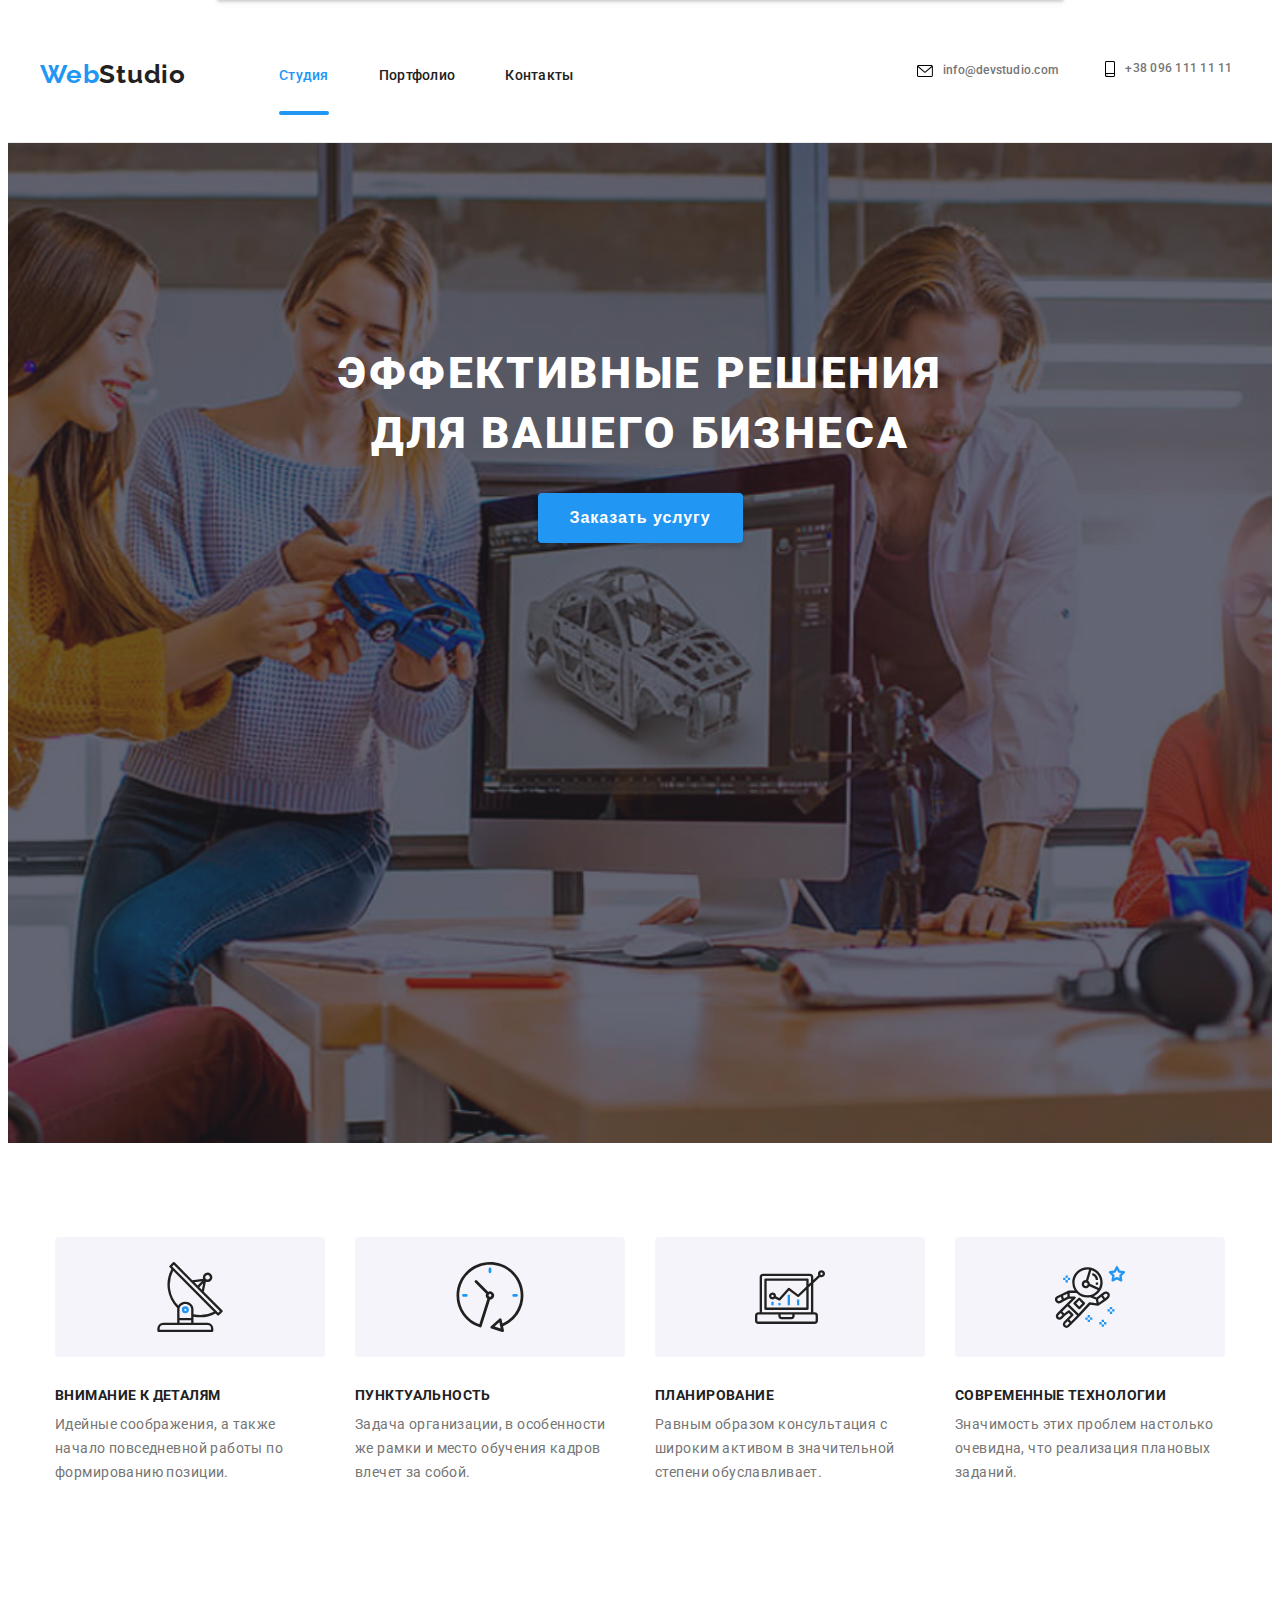
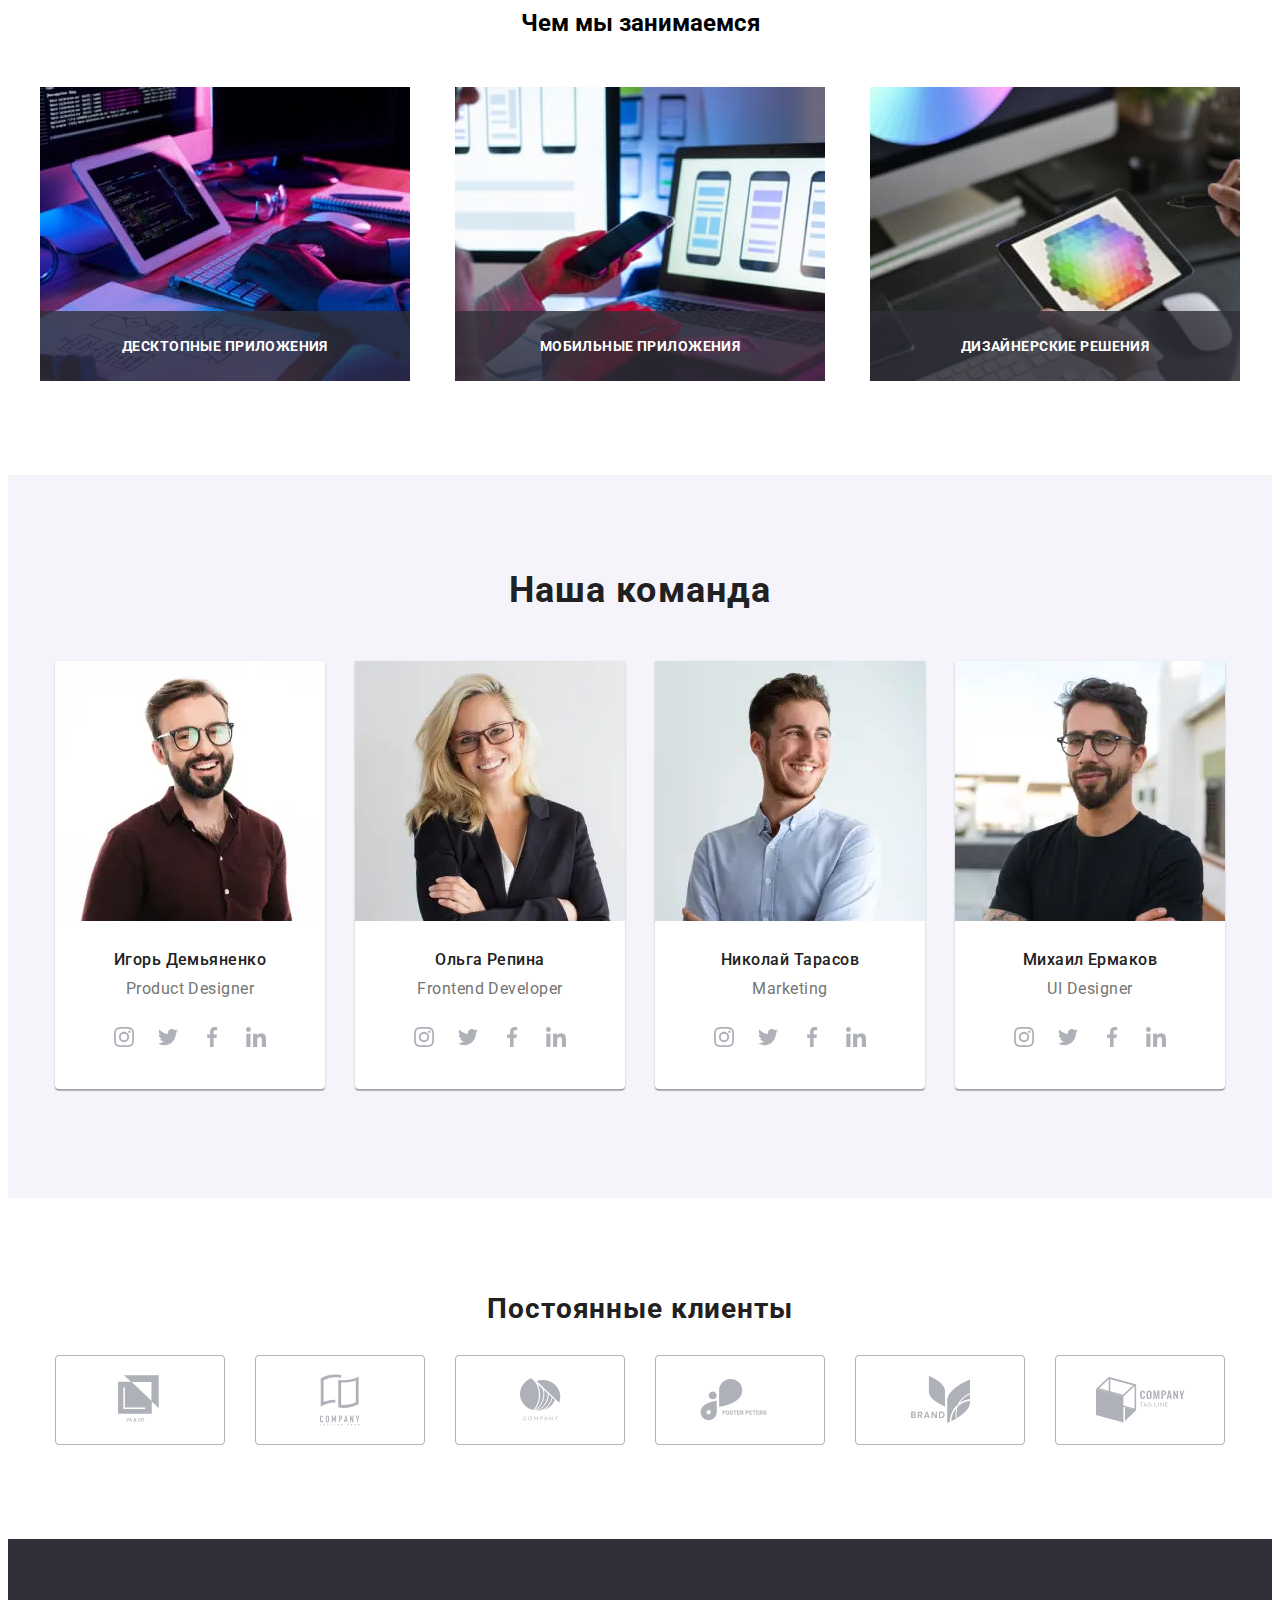
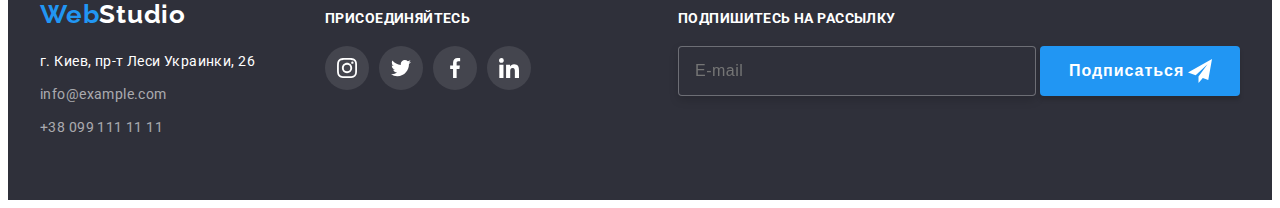
<file: index.html>
<!DOCTYPE html>
<html lang="ru">

<head>
    <meta charset="UTF-8">
    <meta name="viewport" content="width=device-width, initial-scale=1.0">
    <title>WebStudio</title>
    <link rel="stylesheet" href="https://cdnjs.cloudflare.com/ajax/libs/modern-normalize/1.0.0/modern-normalize.css" integrity="sha512-Zx6MlUMKSVJoQ+83OwhdILe8cSEsCzfqThJd7J/VA2UrK6Ctj85p+xzqfyuNXE5B1k25uUdmJ2OzItbBy9GHAQ==" crossorigin="anonymous"/>
    <link rel="preconnect" href="https://fonts.gstatic.com">
    <link href="https://fonts.googleapis.com/css2?family=Raleway:wght@700&family=Roboto:wght@400;500;700;900&display=swap" rel="stylesheet">
    <link rel="stylesheet" href="./css/main.min.css">
</head>

<body>
    <header class="header">
       <div class="container">
        <nav class="navigation">
           <a class="logo" href="">
               <span class="logo-web">Web</span>Studio
           </a>
           <ul class="navigation-list">
               <li class="navigation-list-item">
                   <a class="navigation-list-link current" href="./index.html">Студия</a>
               </li>
               <li class="navigation-list-item">
                   <a class="navigation-list-link" href="./portfolio.html">Портфолио</a>
               </li>
               <li class="navigation-list-item">
                   <a class="navigation-list-link" href="#">Контакты</a>
               </li>
           </ul>
        </nav>
        <button type="button" class="burger-button" data-menu-button>
            <svg class="burger-icon">
                <use href="./images/sprite.svg#icon-menu_40px"></use>
            </svg>
        </button>
        <ul class="contact-list">
            <li class="contact-list-item">
                <a class="contact-mail" href="mailto:info@devstudio.com"><svg class="contact-icon">
                    <use href="./images/sprite.svg#icon-envelope"></use>
                </svg>info@devstudio.com</a>
            </li>
            <li class="contact-list-item">
                <a class="contact-tel" href="tel:+380961111111"><svg class="contact-icon">
                    <use href="./images/sprite.svg#icon-smartphone"></use>
                </svg>+38 096 111 11 11</a>
            </li>
        </ul>
       </div> 
       <div class="mobile-menu" data-menu>
           <button type="button" class="mobile-menu-close-btn" data-menu-close>
            <svg class="mobile-close-icon">
                <use href="./images/sprite.svg#icon-close_24px"></use>
            </svg>
           </button>
        <ul class="mobile-navigation-list">
            <li class="mobile-navigation-list-item">
                <a class="mobile-navigation-list-link current" href="./index.html">Студия</a>
            </li>
            <li class="mobile-navigation-list-item">
                <a class="mobile-navigation-list-link" href="./portfolio.html">Портфолио</a>
            </li>
            <li class="mobile-navigation-list-item">
                <a class="mobile-navigation-list-link" href="#">Контакты</a>
            </li>
        </ul>
        <ul class="mobile-contact-list">
            <li class="mobile-contact-list-item">
                <a class="mobile-contact-tel" href="tel:+380961111111">+38 096 111 11 11</a>
            </li>
            <li class="mobile-contact-list-item">
                <a class="mobile-contact-mail" href="mailto:info@devstudio.com">info@devstudio.com</a>
            </li>
        </ul>
        <ul class="mobile-social-list">
            <li class="mobile-social-item">
                <a class="mobile-social-link" href="#">Instagram</a>
            </li>
            <li class="mobile-social-item">
                <a class="mobile-social-link" href="#">Twitter</a>
            </li>
            <li class="mobile-social-item">
                <a class="mobile-social-link" href="#">Facebook</a>
            </li>
            <li class="mobile-social-item">
                <a class="mobile-social-link" href="#">LinkedIn</a>
            </li>
        </ul>
    </div>
    </header>
    <main>

        <!-- HERO-->
        <section class="hero">
          <div class="container">
            <h1 class="hero-title">Эффективные решения для вашего бизнеса</h1>
            <button class="hero-button" type="button" data-modal-open>Заказать услугу</button>
          </div>
        </section>

        <!--Features-->
        <section class="features">
          <div class="container">
            <h2 class="visually-hidden">Особенности</h2>
            <ul class="features-list">
                <li class="features-item">
                    <div class="features-svg">
                    <svg class="features-icon">
                        <use href="./images/sprite.svg#icon-antenna-1"> </use>
                    </svg>
                    </div>
                    <h3 class="features-title">Внимание к деталям</h3>
                    <p class="description">Идейные соображения, а также начало повседневной работы по формированию позиции.</p>
                </li>
                <li class="features-item">
                    <div class="features-svg">
                    <svg class="features-icon">
                        <use href="./images/sprite.svg#icon-clock-1"> </use>
                    </svg>
                    </div>
                    <h3 class="features-title">Пунктуальность</h3>
                    <p class="description">Задача организации, в особенности же рамки и место обучения кадров влечет за собой.</p>
                </li>
                <li class="features-item">
                    <div class="features-svg">
                    <svg class="features-icon">
                        <use href="./images/sprite.svg#icon-diagram-1"> </use>
                    </svg>
                    </div>
                    <h3 class="features-title">Планирование</h3>
                    <p class="description">Равным образом консультация с широким активом в значительной степени обуславливает.</p>
                </li>
                <li class="features-item">
                    <div class="features-svg">
                    <svg class="features-icon">
                        <use href="./images/sprite.svg#icon-astronaut-1"> </use>
                    </svg>
                    </div>
                    <h3 class="features-title">Современные технологии</h3>
                    <p class="description">Значимость этих проблем настолько очевидна, что реализация плановых заданий.</p>
                </li>
            </ul>
          </div>
        </section>

        <!--What are we doing-->
        <section class="work">
          <div class="container">
              <h2 class="work-title">Чем мы занимаемся</h2>
              <ul class="work-list"> 
                  <li class="work-item">
                    <img src="./images/img-1.jpg" alt="программист работает за столом в офисе" Width="370" height="294">
                    <div class="work-box">
                    <p class="work-description">Десктопные приложения</p>
                    </div>
                  </li>
                  <li class="work-item">
                    <img src="./images/img-2.jpg" alt="разрабатывают приложения для смартфонов" Width="370" height="294">
                    <div class="work-box">
                    <p class="work-description">Мобильные приложения</p>
                    </div>
                  </li>
                  <li class="work-item">
                    <img src="./images/img-3.jpg" alt="креативный веб-дизайн" Width="370" height="294">
                    <div class="work-box">
                    <p class="work-description">Дизайнерские решения</p>
                   </div>
                  </li>
              </ul>
         </div>
        </section>

        <!--Our team-->
        <section class="team">
         <div class="container">
            <h2 class="team-title">Наша команда</h2>
            <ul class="team-list">
                <li class="team-section">
                    <picture>
                        <source srcset="./images/team/webp/igor-(desktop).webp 1x, ./images/team/webp/Игорь-Демьяненко-2x-(desktop).webp 2x" media="(min-width: 1200px)" type="image/webp">
                            <source srcset="./images/team/desktop/igor-(desktop).jpg 1x, ./images/team/desktop/Игорь-Демьяненко-2x-(desktop).jpg 2x" media="(min-width: 1200px)">
                            <source srcset="./images/team/webp/Игорь-Демьяненко-(tablet).webp 1x, ./images/team/webp/Игорь-Демьяненко@2x-(tablet).webp 2x" media="(min-width: 768px)" type="image/webp">
                                <source srcset="./images/team/Tablet/Игорь-Демьяненко-(tablet).jpg 1x, ./images/team/Tablet/Игорь-Демьяненко@2x-(tablet).jpg 2x" media="(min-width: 768px)">
                                <source srcset="./images/team/webp/Игорь-Демьяненко-(mobile).webp 1x, ./images/team/webp/Игорь-Демьяненко@2x(mobile).webp 2x" media="(min-width: 480px)" type="image/webp">
                                    <source srcset="./images/team/mobile/Игорь-Демьяненко-(mobile).jpg 1x, ./images/team/mobile/Игорь-Демьяненко@2x(mobile).jpg 2x" media="(min-width: 480px)">
                    <img class="team-img" src="./images/team/mobile/Игорь-Демьяненко-(mobile).jpg" alt="фото Игоря Демьяненко">
                    </picture>
                    <div class="team-box">
                    <h3 class="team-item">Игорь Демьяненко</h3>
                    <p class="team-description" lang="en">Product Designer</p>
                     <ul class="team-social-list">
                         <li class="team-social-item">
                             <a class="team-social-link" href="#">
                             <svg class="team-social-icon">
                        <use href="./images/sprite.svg#icon-instagram-2"> </use>
                             </svg>
                            </a>
                            </li>
                         <li class="team-social-item">
                             <a class="team-social-link" href="#">
                             <svg class="team-social-icon">
                        <use href="./images/sprite.svg#icon-twitter-1"> </use>
                             </svg>
                            </a>
                            </li>
                         <li class="team-social-item">
                             <a class="team-social-link" href="#">
                             <svg class="team-social-icon">
                        <use href="./images/sprite.svg#icon-facebook-1"> </use>
                             </svg>
                            </a>
                            </li>
                         <li class="team-social-item">
                             <a class="team-social-link" href="#">
                             <svg class="team-social-icon">
                        <use href="./images/sprite.svg#icon-linkedin-1"> </use>
                             </svg>
                            </a>
                            </li>
                     </ul>
                    </div>
                </li>
                <li class="team-section">
                    <picture>
                        <source srcset="./images/team/webp/Ольга-Репина(desktop).webp 1x, ./images/team/webp/Ольга-Репина2x(desktop).webp 2x" media="(min-width: 1200px)" type="image/webp"/>
                            <source srcset="./images/team/desktop/Ольга-Репина(desktop).jpg 1x, ./images/team/desktop/Ольга-Репина2x(desktop).jpg 2x" media="(min-width: 1200px)"/>
                            <source srcset="./images/team/webp/Ольга-Репина-(tablet).webp 1x, ./images/team/webp/Ольга-Репина@2x-1(tablet).webp 2x" media="(min-width: 768px)" type="image/webp"/>
                                <source srcset="./images/team/Tablet/Ольга-Репина-(tablet).jpg 1x, ./images/team/Tablet/Ольга-Репина@2x-1(tablet).jpg 2x" media="(min-width: 768px)"/>
                                <source srcset="./images/team/webp/Ольга-Репина(mobile).webp 1x, ./images/team/webp/Ольга-Репина@2x(mobile).webp 2x" media="(min-width: 480px)" type="image/webp"/>
                                    <source srcset="./images/team/mobile/Ольга-Репина(mobile).jpg 1x, ./images/team/mobile/Ольга-Репина@2x(mobile).jpg 2x" media="(min-width: 480px)"/>
                                    <img class="team-img" src="./images/team/mobile/Ольга-Репина(mobile).jpg" alt="фото Ольги Репиной">
                    </picture>
                    <div class="team-box">
                    <h3 class="team-item">Ольга Репина</h3>
                    <p class="team-description" lang="en">Frontend Developer</p>
                    <ul class="team-social-list">
                        <li class="team-social-item">
                            <a class="team-social-link" href="#">
                            <svg class="team-social-icon">
                        <use href="./images/sprite.svg#icon-instagram-2"> </use>
                             </svg>
                            </a>
                        </li>
                        <li class="team-social-item">
                            <a class="team-social-link" href="#">
                            <svg class="team-social-icon">
                        <use href="./images/sprite.svg#icon-twitter-1"> </use>
                             </svg>
                            </a>
                        </li>
                        <li class="team-social-item">
                            <a class="team-social-link" href="#">
                            <svg class="team-social-icon">
                        <use href="./images/sprite.svg#icon-facebook-1"> </use>
                             </svg>
                            </a>
                        </li>
                        <li class="team-social-item">
                            <a class="team-social-link" href="#">
                            <svg class="team-social-icon">
                        <use href="./images/sprite.svg#icon-linkedin-1"> </use>
                             </svg>
                            </a>
                        </li>
                    </ul>
                    </div>
                </li>
                <li class="team-section">
                    <picture>
                        <source srcset="./images/team/webp/НиколайТарасов(desktop).webp 1x, ./images/team/webp/Николай-Тарасов2x(desktop).webp 2x" media="(min-width: 1200px)" type="image/webp">
                            <source srcset="./images/team/desktop/НиколайТарасов(desktop).jpg 1x, ./images/team/desktop/Николай-Тарасов2x(desktop).jpg 2x" media="(min-width: 1200px)">
                            <source srcset="./images/team/webp/Николай-Тарасов(tablet).webp 1x, ./images/team/webp/Николай-Тарасов-2x(tablet).webp 2x" media="(min-width: 768px)" type="image/webp">
                                <source srcset="./images/team/Tablet/Николай-Тарасов(tablet).jpg 1x, ./images/team/Tablet/Николай-Тарасов-2x(tablet).jpg 2x" media="(min-width: 768px)">
                                <source srcset="./images/team/webp/Николай-Тарасов-(mobile).webp 1x, ./images/team/webp/Николай-Тарасов@2x-(mobile).webp 2x" media="(min-width: 480px)" type="image/webp">
                                    <source srcset="./images/team/mobile/Николай-Тарасов-(mobile).jpg 1x, ./images/team/mobile/Николай-Тарасов@2x-(mobile).jpg 2x" media="(min-width: 480px)">
                                    <img class="team-img" src="./images/team/mobile/Николай-Тарасов-(mobile).jpg" alt="фото Николая Тарасова">
                    </picture>
                    <div class="team-box">
                    <h3 class="team-item">Николай Тарасов</h3>
                    <p class="team-description" lang="en">Marketing</p>
                    <ul class="team-social-list">
                        <li class="team-social-item">
                            <a class="team-social-link" href="#">
                            <svg class="team-social-icon">
                        <use href="./images/sprite.svg#icon-instagram-2"> </use>
                             </svg>
                            </a>
                        </li>
                        <li class="team-social-item">
                            <a class="team-social-link" href="#">
                            <svg class="team-social-icon">
                        <use href="./images/sprite.svg#icon-twitter-1"> </use>
                             </svg>
                            </a>
                        </li>
                        <li class="team-social-item">
                            <a class="team-social-link" href="#">
                            <svg class="team-social-icon">
                        <use href="./images/sprite.svg#icon-facebook-1"> </use>
                             </svg>
                            </a>
                        </li>
                        <li class="team-social-item">
                            <a class="team-social-link" href="#">
                            <svg class="team-social-icon">
                        <use href="./images/sprite.svg#icon-linkedin-1"> </use>
                             </svg>
                            </a>
                        </li>
                    </ul>
                    </div>
                </li>
                <li class="team-section">
                    <picture>
                        <source srcset="./images/team/webp/Михаил-Ермаков(desktop).webp 1x, ./images/team/webp/Михаил-Ермаков2x(desktop).webp 2x" media="(min-width: 1200px)" type="image/webp">
                        <source srcset="./images/team/desktop/Михаил-Ермаков(desktop).jpg 1x, ./images/team/desktop/Михаил-Ермаков2x(desktop).jpg 2x" media="(min-width: 1200px)">
                            <source srcset="./images/team/webp/Михаил-Ермаков(tablet).webp 1x, ./images/team/webp/Михаил-Ермаков-2x(tablet).webp 2x" media="(min-width: 768px)" type="image/webp">
                                <source srcset="./images/team/Tablet/Михаил-Ермаков(tablet).jpg 1x, ./images/team/Tablet/Михаил-Ермаков-2x(tablet).jpg 2x" media="(min-width: 768px)">
                                <source srcset="./images/team/webp/Михаил-Ермаков(mobile).webp 1x, ./images/team/webp/Михаил-Ермаков@2x(mobile).webp 2x" media="(min-width: 480px)" type="image/webp">
                                    <source srcset="./images/team/mobile/Михаил-Ермаков(mobile).jpg 1x, ./images/team/mobile/Михаил-Ермаков@2x(mobile).jpg 2x" media="(min-width: 480px)">
                                    <img class="team-img" src="./images/team/mobile/Михаил-Ермаков(mobile).jpg" alt="фото Михаила Ермакова">
                    </picture>
                    <div class="team-box">
                    <h3 class="team-item">Михаил Ермаков</h3>
                    <p class="team-description" lang="en">UI Designer</p>
                    <ul class="team-social-list">
                        <li class="team-social-item">
                            <a class="team-social-link" href="#">
                            <svg class="team-social-icon">
                        <use href="./images/sprite.svg#icon-instagram-2"> </use>
                             </svg>
                            </a>
                        </li>
                        <li class="team-social-item">
                            <a class="team-social-link" href="#">
                            <svg class="team-social-icon">
                        <use href="./images/sprite.svg#icon-twitter-1"> </use>
                             </svg>
                            </a>
                        </li>
                        <li class="team-social-item">
                            <a class="team-social-link" href="#">
                            <svg class="team-social-icon">
                        <use href="./images/sprite.svg#icon-facebook-1"> </use>
                             </svg>
                            </a>
                        </li>
                        <li class="team-social-item">
                            <a class="team-social-link" href="#">
                            <svg class="team-social-icon">
                        <use href="./images/sprite.svg#icon-linkedin-1"> </use>
                             </svg>
                            </a>
                        </li>
                    </ul>
                    </div>
                </li>
            </ul>
        </div>
        </section>

    <!-- Regular clients -->
    <section class="clients">
        <div class="container">
            <h2 class="our-clients">Постоянные клиенты</h2>
            <ul class="clients-list">
                <li class="clients-item">
                    <a class="clients-link" href="#">
                        <svg class="clients-icon" width="45" height="50">
                            <use href="./images/sprite.svg#icon-logo-1"> </use>
                                 </svg>
                    </a>
                </li>
                <li class="clients-item">
                    <a class="clients-link" href="#">
                        <svg class="clients-icon" width="40" height="52">
                            <use href="./images/sprite.svg#icon-logo-2"> </use>
                                 </svg>
                    </a>
                </li>
                <li class="clients-item">
                    <a class="clients-link" href="#">
                        <svg class="clients-icon" width="41" height="43">
                            <use href="./images/sprite.svg#icon-logo-3"> </use>
                                 </svg>
                    </a>
                </li>
                <li class="clients-item">
                    <a class="clients-link" href="#">
                        <svg class="clients-icon" width="80" height="42">
                            <use href="./images/sprite.svg#icon-logo-4"> </use>
                                 </svg>
                    </a>
                </li>
                <li class="clients-item">
                    <a class="clients-link" href="#">
                        <svg class="clients-icon" width="59" height="47">
                            <use href="./images/sprite.svg#icon-logo-5"> </use>
                                 </svg> 
                    </a>
                </li>
                <li class="clients-item">
                    <a class="clients-link" href="#">
                        <svg class="clients-icon" width="89" height="46">
                            <use href="./images/sprite.svg#icon-logo-6"> </use>
                                 </svg>
                    </a>
                </li>
            </ul>
        </div>
    </section>
</main>

    <!-- FOOTER -->
    <footer class="footer">
          <div class="container">
              <div class="tablet-style-footer">
              <div class="address-info">
            <div class="logo-box">
                 <a class="logo" href="">
                     <span class="logo-web">Web</span>Studio
                 </a>
           </div>
        <address class="address">
            <ul class="address-list">
                <li class="address-item">
                    <a class="address-map" href="https://goo.gl/maps/UfhGTS5ZRC6Ph5dg9" target="blank">г. Киев, пр-т Леси Украинки, 26</a>
                </li>
                <li class="address-item">
                    <a class="address-mail" href="mailto:info@example.com">info@example.com</a>
                </li>
                <li class="address-item">
                    <a class="address-tel" href="tel:+380991111111">+38 099 111 11 11</a>
                </li>
            </ul>
        </address>
             </div>
        <div class="footer-social">
            <p class="footer-social-call">присоединяйтесь</p>
            <ul class="footer-social-list">
                <li class="footer-social-item">
                    <a class="footer-social-link" href="">
                        <svg class="footer-social-icon">
                            <use href="./images/sprite.svg#icon-instagram-2"> </use>
                                 </svg>
                    </a>
                </li>
                <li class="footer-social-item">
                    <a class="footer-social-link" href="">
                        <svg class="footer-social-icon">
                            <use href="./images/sprite.svg#icon-twitter-1"> </use>
                                 </svg>
                    </a>
                </li>
                <li class="footer-social-item">
                    <a class="footer-social-link" href="">
                        <svg class="footer-social-icon">
                            <use href="./images/sprite.svg#icon-facebook-1"> </use>
                                 </svg>
                    </a>
                </li>
                <li class="footer-social-item">
                    <a class="footer-social-link" href="">
                        <svg class="footer-social-icon">
                            <use href="./images/sprite.svg#icon-linkedin-1"> </use>
                                 </svg>
                    </a>
                </li>
            </ul>
        </div>
        </div>
        <div class="footer-subscription">
            <p class="footer-subscription-title">Подпишитесь на рассылку</p>
            <form class="footer-form">
                <input type="email" class="footer-form-input" placeholder="E-mail">
                <button type="submit" class="footer-form-button">Подписаться
                    <svg class="footer-form-icon">
                        <use href="./images/sprite.svg#icon-icon-send"> </use>
                             </svg>
                </button>
            </form>
        </div>
    </div>
    </footer>

<!-- backdrop -->
    <div class="backdrop is-hidden" data-modal>
        <div class="modal">
            <button class="modal-close-btn" type="button" data-modal-close>
              <svg class="modal-icon">  
                  <use href="./images/sprite.svg#icon-Vector-2"> </use>
              </svg>
            </button>
            <form action="#" class="modal-form">
                <p class="modal-form-title">Оставьте свои данные, мы вам перезвоним</p>

               <label class="modal-form-input-label">
                   <span class="modal-form-input-name">Имя</span>
                   <span class="modal-form-input-wrapper">
               <input type="text" name="user-name" class="modal-form-input">
               <svg class="modal-form-icon">
                <use href="./images/sprite.svg#icon-modal"> </use>
                     </svg>
                    </span>
                    </label>

               <label class="modal-form-input-label">
                   <span class="modal-form-input-name">Телефон</span>
                   <span class="modal-form-input-wrapper">
               <input type="tel" name="user-phone" class="modal-form-input">
               <svg class="modal-form-icon">
                <use href="./images/sprite.svg#icon-modal-1"> </use>
                     </svg>
                    </span>
                    </label>

               <label class="modal-form-input-label">
                   <span class="modal-form-input-name">Почта</span>
                   <span class="modal-form-input-wrapper">
               <input type="email" name="user-mail" class="modal-form-input">
               <svg class="modal-form-icon">
                <use href="./images/sprite.svg#icon-modal-2"> </use>
                     </svg>
                    </span>
                    </label>

               <label class="modal-form-input-label">
                   <span class="modal-form-input-name">Комментарий</span>
               <textarea name="user-message" class="modal-form-message" placeholder="Введите текст"></textarea>
                   </label>

               <input type="checkbox" name="user-policy" id="policy-check" class="modal-form-check-policy visually-hidden">
               <label for="policy-check" class="modal-form-label-policy">
                   Соглашаюсь с рассылкой и принимаю <a href="#">Условия договора</a>
            </label>

               <button class="modal-form-button" type="submit">Отправить</button>
            </form>
        </div>
    </div>

    <script src="./js/modal.js"></script>
    <script src="./js/mobile-menu.js"></script>
</body>
</html>
</file>
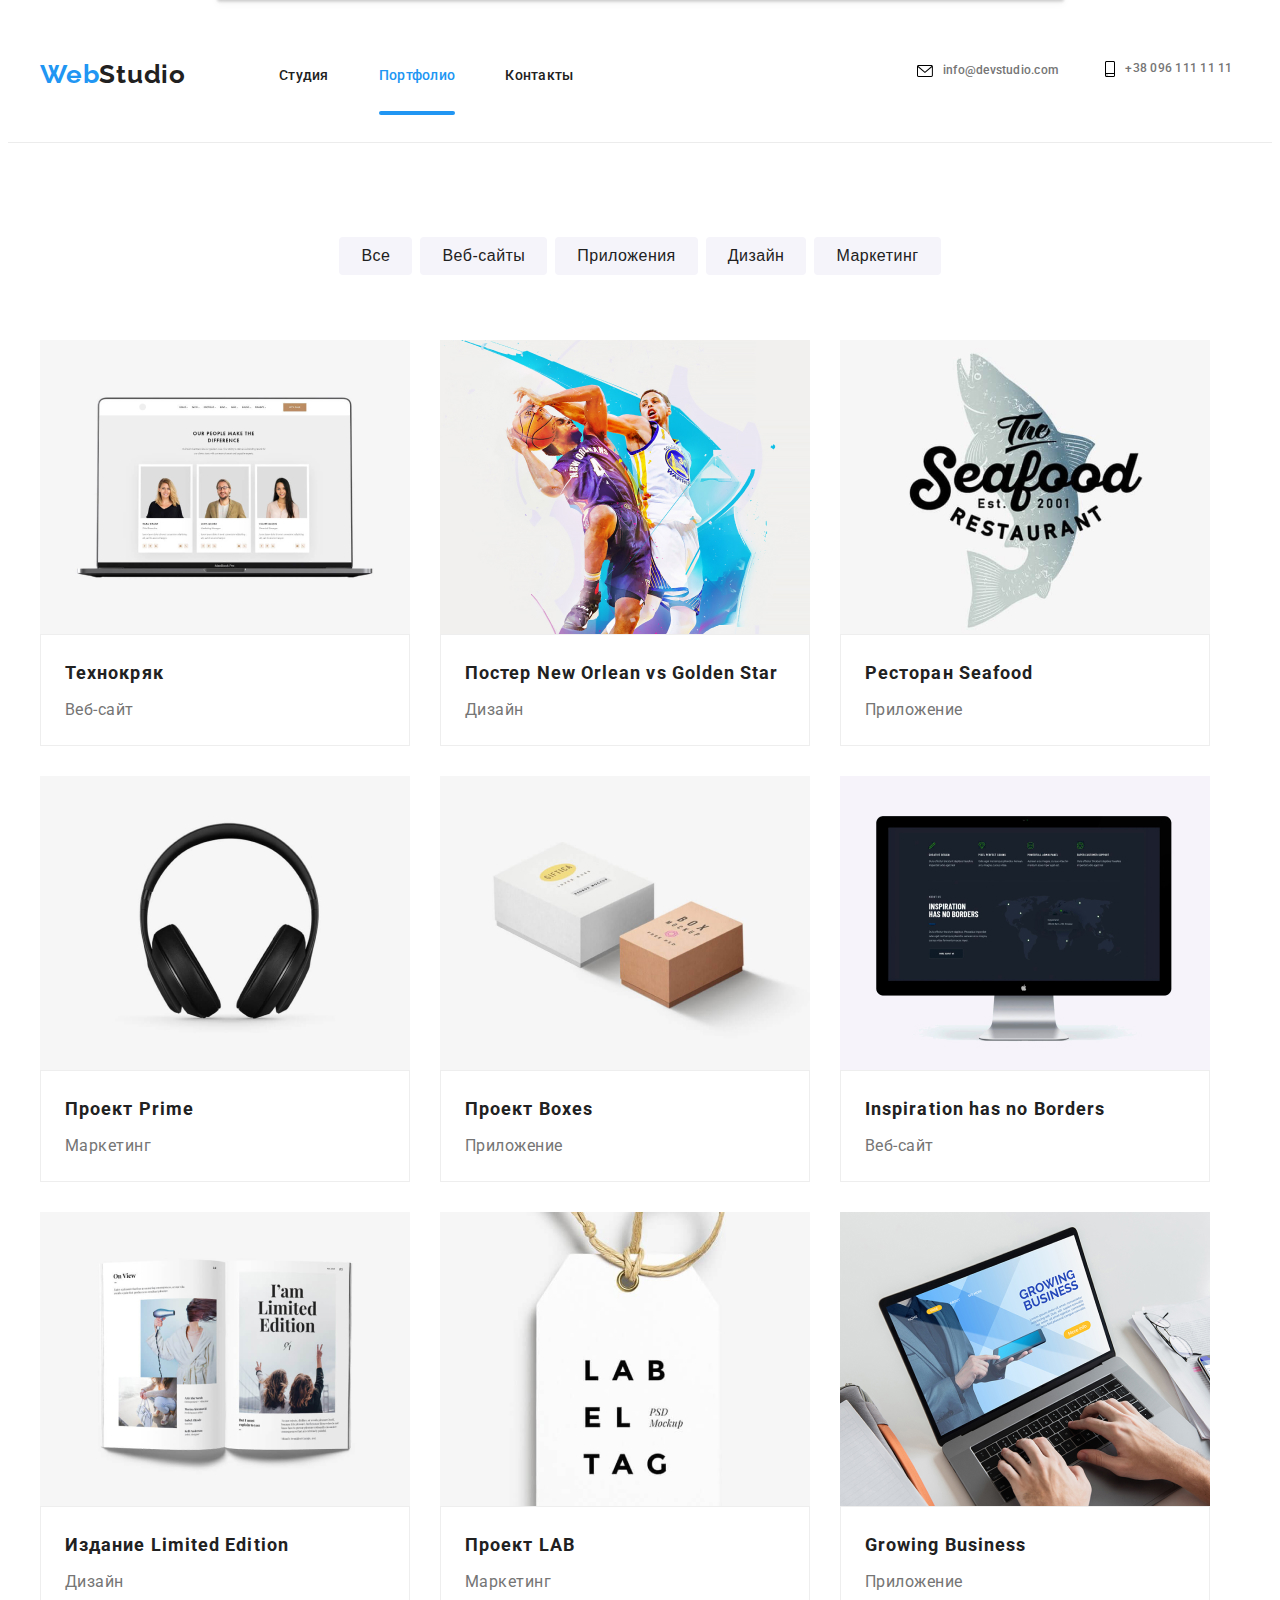
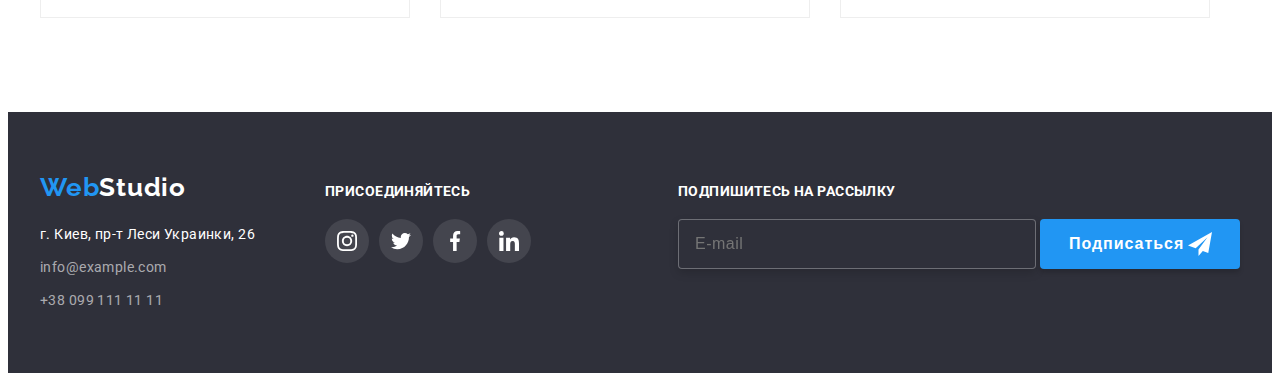
<file: portfolio.html>
<!DOCTYPE html>
<html lang="ru">

<head>
    <meta charset="UTF-8">
    <meta name="viewport" content="width=device-width, initial-scale=1.0">
    <title>WebStudio</title>
    <link rel="stylesheet" href="https://cdnjs.cloudflare.com/ajax/libs/modern-normalize/1.0.0/modern-normalize.css" integrity="sha512-Zx6MlUMKSVJoQ+83OwhdILe8cSEsCzfqThJd7J/VA2UrK6Ctj85p+xzqfyuNXE5B1k25uUdmJ2OzItbBy9GHAQ==" crossorigin="anonymous"/>
    <link rel="preconnect" href="https://fonts.gstatic.com">
    <link href="https://fonts.googleapis.com/css2?family=Raleway:wght@700&family=Roboto:wght@400;500;700;900&display=swap" rel="stylesheet">
    <link rel="stylesheet" href="./css/main.min.css">
</head>

<body>
    <header class="header">
       <div class="container">
        <nav class="navigation">
           <a class="logo" href="">
               <span class="logo-web">Web</span>Studio
           </a>
           <ul class="navigation-list">
               <li class="navigation-list-item">
                   <a class="navigation-list-link" href="./index.html">Студия</a>
               </li>
               <li class="navigation-list-item">
                   <a class="navigation-list-link current" href="./portfolio.html">Портфолио</a>
               </li>
               <li class="navigation-list-item">
                   <a class="navigation-list-link" href="#">Контакты</a>
               </li>
           </ul>
        </nav>
        <button type="button" class="burger-button" data-menu-button>
            <svg class="burger-icon">
                <use href="./images/sprite.svg#icon-menu_40px"></use>
            </svg>
        </button>
        <ul class="contact-list">
            <li class="contact-list-item">
                <a class="contact-mail" href="mailto:info@devstudio.com"><svg class="contact-icon">
                    <use href="./images/sprite.svg#icon-envelope"></use>
                </svg>info@devstudio.com</a>
            </li>
            <li class="contact-list-item">
                <a class="contact-tel" href="tel:+380961111111"><svg class="contact-icon">
                    <use href="./images/sprite.svg#icon-smartphone"></use>
                </svg>+38 096 111 11 11</a>
            </li>
        </ul>
       </div> 
       <div class="mobile-menu" data-menu>
           <button type="button" class="mobile-menu-close-btn" data-menu-close>
            <svg class="mobile-close-icon">
                <use href="./images/sprite.svg#icon-close_24px"></use>
            </svg>
           </button>
        <ul class="mobile-navigation-list">
            <li class="mobile-navigation-list-item">
                <a class="mobile-navigation-list-link current" href="./index.html">Студия</a>
            </li>
            <li class="mobile-navigation-list-item">
                <a class="mobile-navigation-list-link" href="./portfolio.html">Портфолио</a>
            </li>
            <li class="mobile-navigation-list-item">
                <a class="mobile-navigation-list-link" href="#">Контакты</a>
            </li>
        </ul>
        <ul class="mobile-contact-list">
            <li class="mobile-contact-list-item">
                <a class="mobile-contact-tel" href="tel:+380961111111">+38 096 111 11 11</a>
            </li>
            <li class="mobile-contact-list-item">
                <a class="mobile-contact-mail" href="mailto:info@devstudio.com">info@devstudio.com</a>
            </li>
        </ul>
        <ul class="mobile-social-list">
            <li class="mobile-social-item">
                <a class="mobile-social-link" href="#">Instagram</a>
            </li>
            <li class="mobile-social-item">
                <a class="mobile-social-link" href="#">Twitter</a>
            </li>
            <li class="mobile-social-item">
                <a class="mobile-social-link" href="#">Facebook</a>
            </li>
            <li class="mobile-social-item">
                <a class="mobile-social-link" href="#">LinkedIn</a>
            </li>
        </ul>

       </div>
    </header>
    <main>

       <section class="portfolio">
         <div class="container">
           <h1 class="portfolio-title" hidden>Примеры наших работ</h1>
           <ul class="portfolio-list">
               <li class="portfolio-item">
                   <button class="portfolio-button" type="button">Все</button>
               </li>
               <li class="portfolio-item">
                   <button class="portfolio-button" type="button">Веб-сайты</button>
               </li>
               <li class="portfolio-item">
                   <button class="portfolio-button" type="button">Приложения</button>
               </li>
               <li class="portfolio-item">
                <button class="portfolio-button" type="button">Дизайн</button>
               </li>
               <li class="portfolio-item">
                   <button class="portfolio-button" type="button">Маркетинг</button>
               </li>
           </ul>

           <ul class="portfolio-nav">
               <li class="portfolio-nav-list">
                   <a class="portfolio-nav-link" href="#">
                    <div class="overlay-box">
                        <picture>
                            <source srcset="./images/Portfolio/portfolio-desktop/img.jpg 1x, ./images/Portfolio/portfolio-desktop/img@2x.jpg 2x" media="(min-width: 1200px)">
                                <source srcset="./images/Portfolio/portfolio-tablet/img.jpg 1x, ./images/Portfolio/portfolio-tablet/img@2x.jpg 2x" media="(min-width: 768px)">
                                    <source srcset="./images/Portfolio/portfolio-mobile/img.jpg 1x, ./images/Portfolio/portfolio-mobile/img@2x.jpg 2x" media="(min-width: 480px)">
                       <img class="portfolio-img" src="./images/Portfolio/img-1.jpg" alt="веб-сайт Технокряк">
                    </picture>
                       <p class="overlay-description">Технокряк это современная площадка распространения коронавируса. Компании используют эту платформу для цифрового шпионажа и атак на защищённые сервера конкурентов.</p>
                    </div>
                       <div class="portfolio-box">
                       <h2 class="portfolio-nav-title">Технокряк</h2>
                       <p class="portfolio-nav-description">Веб-сайт</p>
                    </div>
                   </a>
            </li>
               <li class="portfolio-nav-list">
                   <a class="portfolio-nav-link" href="#">
                    <div class="overlay-box">
                        <picture>
                            <source srcset="./images/Portfolio/portfolio-desktop/img-1.jpg 1x, ./images/Portfolio/portfolio-desktop/img@2x-1.jpg 2x" media="(min-width: 1200px)">
                                <source srcset="./images/Portfolio/portfolio-tablet/img-1.jpg 1x, ./images/Portfolio/portfolio-tablet/img@2x-1.jpg 2x" media="(min-width: 768px)">
                                    <source srcset="./images/Portfolio/portfolio-mobile/img-1.jpg 1x, ./images/Portfolio/portfolio-mobile/img@2x-1.jpg 2x" media="(min-width: 480px)">
                       <img class="portfolio-img" src="./images/Portfolio/img-2.jpg" alt="Постер New Orlean vs Golden Star">
                    </picture>

                       <p class="overlay-description">Технокряк это современная площадка распространения коронавируса. Компании используют эту платформу для цифрового шпионажа и атак на защищённые сервера конкурентов.</p>
                    </div>
                       <div class="portfolio-box">
                       <h2 class="portfolio-nav-title">Постер New Orlean vs Golden Star</h2>
                       <p class="portfolio-nav-description">Дизайн</p>
                       </div>
                   </a>
            </li>
               <li class="portfolio-nav-list">
                   <a class="portfolio-nav-link" href="#">
                    <div class="overlay-box">
                        <picture>
                            <source srcset="./images/Portfolio/portfolio-desktop/img-2.jpg 1x, ./images/Portfolio/portfolio-desktop/img@2x-2.jpg 2x" media="(min-width: 1200px)">
                                <source srcset="./images/Portfolio/portfolio-tablet/img-2.jpg 1x, ./images/Portfolio/portfolio-tablet/img@2x-2.jpg 2x" media="(min-width: 768px)">
                                    <source srcset="./images/Portfolio/portfolio-mobile/img-2.jpg 1x, ./images/Portfolio/portfolio-mobile/img@2x-2.jpg 2x" media="(min-width: 480px)">
                       <img class="portfolio-img" src="./images/Portfolio/img-3.jpg" alt="Ресторан Seafood">
                    </picture>
                       <p class="overlay-description">Технокряк это современная площадка распространения коронавируса. Компании используют эту платформу для цифрового шпионажа и атак на защищённые сервера конкурентов.</p>
                    </div>
                       <div class="portfolio-box">
                       <h2 class="portfolio-nav-title">Ресторан Seafood</h2>
                       <p class="portfolio-nav-description">Приложение</p>
                    </div>
                   </a>
            </li>
               <li class="portfolio-nav-list">
                   <a class="portfolio-nav-link" href="#">
                    <div class="overlay-box">
                        <picture>
                            <source srcset="./images/Portfolio/portfolio-desktop/img-3.jpg 1x, ./images/Portfolio/portfolio-desktop/img@2x-3.jpg 2x" media="(min-width: 1200px)">
                                <source srcset="./images/Portfolio/portfolio-tablet/img-3.jpg 1x, ./images/Portfolio/portfolio-tablet/img@2x-3.jpg 2x" media="(min-width: 768px)">
                                    <source srcset="./images/Portfolio/portfolio-mobile/img-3.jpg 1x, ./images/Portfolio/portfolio-mobile/img@2x-3.jpg 2x" media="(min-width: 480px)">
                       <img class="portfolio-img" src="./images/Portfolio/img-4.jpg" alt="Проект Prime">
                    </picture>
                       <p class="overlay-description">Технокряк это современная площадка распространения коронавируса. Компании используют эту платформу для цифрового шпионажа и атак на защищённые сервера конкурентов.</p>
                    </div>
                       <div class="portfolio-box">
                       <h2 class="portfolio-nav-title">Проект Prime</h2>
                       <p class="portfolio-nav-description">Маркетинг</p>
                    </div>
                   </a>
            </li>
               <li class="portfolio-nav-list">
                   <a class="portfolio-nav-link" href="#">
                    <div class="overlay-box">
                        <picture>
                            <source srcset="./images/Portfolio/portfolio-desktop/img-4.jpg 1x, ./images/Portfolio/portfolio-desktop/img@2x-4.jpg 2x" media="(min-width: 1200px)">
                                <source srcset="./images/Portfolio/portfolio-tablet/img-4.jpg 1x, ./images/Portfolio/portfolio-tablet/img@2x-4.jpg 2x" media="(min-width: 768px)">
                                    <source srcset="./images/Portfolio/portfolio-mobile/img-4.jpg 1x, ./images/Portfolio/portfolio-mobile/img@2x-4.jpg 2x" media="(min-width: 480px)">
                       <img class="portfolio-img" src="./images/Portfolio/img-5.jpg" alt="Проект Boxes">
                    </picture>
                       <p class="overlay-description">Технокряк это современная площадка распространения коронавируса. Компании используют эту платформу для цифрового шпионажа и атак на защищённые сервера конкурентов.</p>
                    </div>
                       <div class="portfolio-box">
                       <h2 class="portfolio-nav-title">Проект Boxes</h2>
                       <p class="portfolio-nav-description">Приложение</p>
                    </div>
                   </a>
            </li>
               <li class="portfolio-nav-list">
                   <a class="portfolio-nav-link" href="#">
                    <div class="overlay-box">
                        <picture>
                            <source srcset="./images/Portfolio/portfolio-desktop/img-5.jpg 1x, ./images/Portfolio/portfolio-desktop/img@2x-5.jpg 2x" media="(min-width: 1200px)">
                                <source srcset="./images/Portfolio/portfolio-tablet/img-5.jpg 1x, ./images/Portfolio/portfolio-tablet/img@2x-5.jpg 2x" media="(min-width: 768px)">
                                    <source srcset="./images/Portfolio/portfolio-mobile/img-5.jpg 1x, ./images/Portfolio/portfolio-mobile/img@2x-5.jpg 2x" media="(min-width: 480px)">
                       <img class="portfolio-img" src="./images/Portfolio/img-6.jpg" alt="Веб-сайт Inspiration has no Borders">
                    </picture>
                       <p class="overlay-description">Технокряк это современная площадка распространения коронавируса. Компании используют эту платформу для цифрового шпионажа и атак на защищённые сервера конкурентов.</p>
                    </div>
                       <div class="portfolio-box">
                       <h2 class="portfolio-nav-title">Inspiration has no Borders</h2>
                       <p class="portfolio-nav-description">Веб-сайт</p>
                    </div>
                   </a>
            </li>
               <li class="portfolio-nav-list">
                   <a class="portfolio-nav-link" href="#">
                    <div class="overlay-box">
                        <picture>
                            <source srcset="./images/Portfolio/portfolio-desktop/img-6.jpg 1x, ./images/Portfolio/portfolio-desktop/img@2x-6.jpg 2x" media="(min-width: 1200px)">
                                <source srcset="./images/Portfolio/portfolio-tablet/img-6.jpg 1x, ./images/Portfolio/portfolio-tablet/img@2x-6.jpg 2x" media="(min-width: 768px)">
                                    <source srcset="./images/Portfolio/portfolio-mobile/img-6.jpg 1x, ./images/Portfolio/portfolio-mobile/img@2x-6.jpg 2x" media="(min-width: 480px)">
                       <img class="portfolio-img" src="./images/Portfolio/img-7.jpg" alt="Дизайн Издание Limited Edition">
                    </picture>
                       <p class="overlay-description">Технокряк это современная площадка распространения коронавируса. Компании используют эту платформу для цифрового шпионажа и атак на защищённые сервера конкурентов.</p>
                    </div>
                       <div class="portfolio-box">
                       <h2 class="portfolio-nav-title">Издание Limited Edition</h2>
                       <p class="portfolio-nav-description">Дизайн</p>
                    </div>
                   </a>
            </li>
               <li class="portfolio-nav-list">
                   <a class="portfolio-nav-link" href="#">
                    <div class="overlay-box">
                        <picture>
                            <source srcset="./images/Portfolio/portfolio-desktop/img-7.jpg 1x, ./images/Portfolio/portfolio-desktop/img@2x-7.jpg 2x" media="(min-width: 1200px)">
                                <source srcset="./images/Portfolio/portfolio-tablet/img-7.jpg 1x, ./images/Portfolio/portfolio-tablet/img@2x-7.jpg 2x" media="(min-width: 768px)">
                                    <source srcset="./images/Portfolio/portfolio-mobile/img-7.jpg 1x, ./images/Portfolio/portfolio-mobile/img@2x-7.jpg 2x" media="(min-width: 480px)">
                       <img class="portfolio-img" src="./images/Portfolio/img-8.jpg" alt="Проект LAB">
                    </picture>
                       <p class="overlay-description">Технокряк это современная площадка распространения коронавируса. Компании используют эту платформу для цифрового шпионажа и атак на защищённые сервера конкурентов.</p>
                    </div>
                       <div class="portfolio-box">
                       <h2 class="portfolio-nav-title">Проект LAB</h2>
                       <p class="portfolio-nav-description">Маркетинг</p>
                    </div>
                   </a>
            </li>
               <li class="portfolio-nav-list">
                   <a class="portfolio-nav-link" href="#">
                    <div class="overlay-box">
                        <picture>
                            <source srcset="./images/Portfolio/portfolio-desktop/img-8.jpg 1x, ./images/Portfolio/portfolio-desktop/img@2x-8.jpg 2x" media="(min-width: 1200px)">
                                <source srcset="./images/Portfolio/portfolio-tablet/img-8.jpg 1x, ./images/Portfolio/portfolio-tablet/img@2x-8.jpg 2x" media="(min-width: 768px)">
                                    <source srcset="./images/Portfolio/portfolio-mobile/img-8.jpg 1x, ./images/Portfolio/portfolio-mobile/img@2x-8.jpg 2x" media="(min-width: 480px)">
                       <img class="portfolio-img" src="./images/Portfolio/img-9.jpg" alt="Приложение Growing Business">
                    </picture>
                       <p class="overlay-description">Технокряк это современная площадка распространения коронавируса. Компании используют эту платформу для цифрового шпионажа и атак на защищённые сервера конкурентов.</p>
                    </div>
                       <div class="portfolio-box">
                       <h2 class="portfolio-nav-title">Growing Business</h2>
                       <p class="portfolio-nav-description">Приложение</p>
                    </div>
                   </a>
            </li>
           </ul>
        </div>
       </section>

    </main>
    <footer class="footer">
          <div class="container">
              <div class="tablet-style-footer">
              <div class="address-info">
            <div class="logo-box">
                 <a class="logo" href="">
                     <span class="logo-web">Web</span>Studio
                 </a>
           </div>
        <address class="address">
            <ul class="address-list">
                <li class="address-item">
                    <a class="address-map" href="https://goo.gl/maps/UfhGTS5ZRC6Ph5dg9" target="blank">г. Киев, пр-т Леси Украинки, 26</a>
                </li>
                <li class="address-item">
                    <a class="address-mail" href="mailto:info@example.com">info@example.com</a>
                </li>
                <li class="address-item">
                    <a class="address-tel" href="tel:+380991111111">+38 099 111 11 11</a>
                </li>
            </ul>
        </address>
             </div>
        <div class="footer-social">
            <p class="footer-social-call">присоединяйтесь</p>
            <ul class="footer-social-list">
                <li class="footer-social-item">
                    <a class="footer-social-link" href="">
                        <svg class="footer-social-icon">
                            <use href="./images/sprite.svg#icon-instagram-2"> </use>
                                 </svg>
                    </a>
                </li>
                <li class="footer-social-item">
                    <a class="footer-social-link" href="">
                        <svg class="footer-social-icon">
                            <use href="./images/sprite.svg#icon-twitter-1"> </use>
                                 </svg>
                    </a>
                </li>
                <li class="footer-social-item">
                    <a class="footer-social-link" href="">
                        <svg class="footer-social-icon">
                            <use href="./images/sprite.svg#icon-facebook-1"> </use>
                                 </svg>
                    </a>
                </li>
                <li class="footer-social-item">
                    <a class="footer-social-link" href="">
                        <svg class="footer-social-icon">
                            <use href="./images/sprite.svg#icon-linkedin-1"> </use>
                                 </svg>
                    </a>
                </li>
            </ul>
        </div>
    </div>
        <div class="footer-subscription">
            <p class="footer-subscription-title">Подпишитесь на рассылку</p>
            <form class="footer-form">
                <input type="email" class="footer-form-input" placeholder="E-mail">
                <button type="submit" class="footer-form-button">Подписаться
                    <svg class="footer-form-icon">
                        <use href="./images/sprite.svg#icon-icon-send"> </use>
                             </svg>
                </button>
            </form>
        </div>
        </div>
    </footer>
    <script src="./js/mobile-menu.js"></script>
</body>
</html>
</file>
<file: css/main.min.css>
:root{--text-font: 'Roboto', sans-serif;--accent-color: #2196F3;--main-text-color:#757575;--background-color:#2F303A;--second-text-color:#FFFFFF;--title-color:#212121;--transition-duration: 250ms;--transition-timing-function: cubic-bezier(0.4, 0, 0.2, 1)}.visually-hidden{position:absolute !important;clip:rect(1px 1px 1px 1px);clip:rect(1px, 1px, 1px, 1px);padding:0 !important;border:0 !important;height:1px !important;width:1px !important;overflow:hidden}body{font-family:var(--text-font)}h1,h2,h3,h4,h5,h6,p{margin:0}ul,ol{margin:0;padding:0}img{display:block;width:100%}.container{width:100%;padding:0 15px;margin:0 auto}@media screen and (min-width: 480px){.container{width:480px}}@media screen and (min-width: 768px){.container{width:768px}}@media screen and (min-width: 1200px){.container{width:1200px}}.header .container{display:flex;align-items:center;justify-content:space-between}.logo{font-family:Raleway;font-style:normal;font-weight:400;font-size:24px;line-height:1.167;letter-spacing:0.03em;color:var(--title-color);text-decoration:none}.logo-web{color:var(--accent-color)}.navigation-list{display:none}.contact-list{display:none}.burger-button,.mobile-menu-close-btn{border:none;background-color:transparent;padding:0;transition:color var(--transition-duration) var(--transition-timing-function);width:40px;height:40px}.burger-button:hover,.burger-button:focus,.mobile-menu-close-btn:hover,.mobile-menu-close-btn:focus{fill:var(--accent-color)}.mobile-close-icon{width:19px;height:19px}.burger-icon{width:24px;height:16px}.mobile-navigation-list-link{text-decoration:none}.mobile-menu{display:flex;flex-direction:column;justify-content:space-between;position:fixed;width:100vw;max-width:767px;height:100vh;top:0;left:50%;transform:translateX(-50%) translateY(-100%);z-index:10;background:#FFFFFF;overflow:scroll;box-shadow:0px 4px 8px rgba(0,0,0,0.04),0px 2px 4px rgba(0,0,0,0.08),0px 1px 3px rgba(0,0,0,0.16);padding:48px 40px;transition:transform var(--transition-duration) var(--transition-timing-function)}.mobile-menu.is-open{transform:translateX(-50%) translateY(0%)}.mobile-menu-close-btn{position:absolute;top:10px;right:15px}.mobile-navigation-list-item:not(:last-child){margin-bottom:32px}.mobile-navigation-list-link{font-weight:500;font-size:40px;line-height:1.175;letter-spacing:0.02em;color:#212121;text-align:start}.mobile-navigation-list-link:focus,.mobile-navigation-list-link:hover{color:var(--accent-color)}.mobile-contact-list-item{margin-bottom:32px}.mobile-contact-mail{font-weight:500;font-size:24px;line-height:1.167;letter-spacing:0.02em;color:#757575;text-decoration:none}.mobile-contact-tel{font-weight:500;font-size:34px;line-height:1.176;letter-spacing:0.02em;color:#2196F3;margin-bottom:32px;text-decoration:none}.mobile-social-link{font-weight:500;font-size:18px;line-height:1.222;letter-spacing:0.02em;color:#2196F3;text-decoration:none}.mobile-social-item:not(:first-child):before{content:"";border:1px solid rgba(33,33,33,0.2);transform:rotate(90deg);margin-right:10px;margin-left:10px}.mobile-navigation-list{list-style:none}.mobile-contact-list{list-style:none;margin-bottom:64px}.mobile-social-list{display:flex;justify-content:start;list-style:none}@media screen and (max-width: 479px){.mobile-social-link{font-size:12px}.mobile-contact-tel{font-size:24px}}@media screen and (min-width: 768px){.burger-button{display:none}.mobile-menu-close-btn{display:none}.mobile-navigation-list{display:none}.mobile-contact-list{display:none}.mobile-social-list{display:none}.header{border-bottom:1px solid #ECECEC}.header .container{display:flex;align-items:center}.navigation{display:flex;align-items:center}.logo{font-family:Raleway;font-style:normal;font-weight:700;font-size:24px;line-height:1.167;letter-spacing:0.03em;color:var(--title-color);text-decoration:none;padding-top:26px;padding-bottom:26px}.header .logo{margin-right:88px}.logo-web{color:var(--accent-color)}.navigation-list{list-style:none;display:flex;align-items:center}.navigation-list-item{position:relative}.navigation-list-item:not(:last-child){margin-right:50px}.navigation-list-link{display:block;font-weight:500;font-size:14px;line-height:1.143;letter-spacing:0.02em;color:var(--title-color);text-decoration:none;padding-top:32px;padding-bottom:32px;transition:color var(--transition-duration) var(--transition-timing-function)}.navigation-list .navigation-list-item .navigation-list-link.current{color:var(--accent-color)}.navigation-list .navigation-list-item .navigation-list-link.current::after{content:"";display:block;position:absolute;bottom:0;left:0;width:100%;height:4px;background:var(--accent-color);border-radius:2px}.navigation-list-link:hover,.navigation-list-link:focus{color:var(--accent-color)}.contact-list{list-style:none;display:block;margin-left:auto;padding-top:21px;padding-bottom:21px}.contact-list-item:not(:last-child){margin-bottom:10px}.contact-mail{display:flex;justify-content:center;align-items:center;font-weight:500;font-size:12px;line-height:1.167px;letter-spacing:0.02em;color:var(--main-text-color);text-decoration:none;width:161px;height:16px;transition:color var(--transition-duration) var(--transition-timing-function)}.contact-mail:hover,.contact-mail:focus{color:var(--accent-color)}.contact-icon{margin-right:8px;transition:fill var(--transition-duration) var(--transition-timing-function)}.contact-mail .contact-icon{width:16px;height:12px}.contact-tel .contact-icon{width:10px;height:16px}.contact-mail:hover .contact-icon,.contact-mail:focus .contact-icon,.contact-tel:hover .contact-icon,.contact-tel:focus .contact-icon{fill:var(--accent-color)}.contact-tel{display:flex;justify-content:center;align-items:center;font-weight:500;font-size:12px;line-height:1.167px;letter-spacing:0.02em;color:var(--main-text-color);text-decoration:none;width:142px;height:16px;transition:color var(--transition-duration) var(--transition-timing-function)}.contact-tel:hover,.contact-tel:focus{color:var(--accent-color)}}@media screen and (max-width: 767px){.contact-list-item:not(:last-child){margin-bottom:10px}}@media screen and (min-width: 1200px){.header .logo{margin-right:93px}.logo{font-size:26px;line-height:1.192;padding-top:24px;padding-bottom:25px}.contact-list{list-style:none;display:flex;align-items:center;align-items:baseline;margin-left:auto}.contact-list-item:not(:last-child){margin-right:30px}.contact-mail{padding-top:32px;padding-bottom:32px}.contact-icon{margin-right:10px}.contact-tel{padding-top:32px;padding-bottom:32px}}.hero{background:var(--background-color);background-image:linear-gradient(rgba(47,48,58,0.4), rgba(47,48,58,0.4)),url(../images/hero/hero-img-mobile.jpg);max-width:767px;height:400px;background-repeat:no-repeat;background-size:cover;background-position:center;margin-right:auto;margin-left:auto;text-align:center;padding-top:118px;padding-bottom:118px}.hero-title{font-weight:900;font-size:26px;line-height:1.615;text-align:center;letter-spacing:0.06em;text-transform:uppercase;color:var(--second-text-color);margin-bottom:30px;margin-right:auto;margin-left:auto;max-width:360px}.hero-button{font-weight:700;font-size:16px;line-height:1.875;align-items:center;text-align:center;letter-spacing:0.06em;color:var(--second-text-color);background:var(--accent-color);box-shadow:0px 4px 4px rgba(0,0,0,0.15);border-radius:4px;min-width:200px;height:50px;border:none;padding:10px 32px;cursor:pointer}@media screen and (min-device-pixel-ratio: 2) and (min-width: 320px), screen and (min-resolution: 192dpi) and (min-width: 320px), screen and (min-resolution: 2dppx) and (min-width: 320px){.hero{background-image:linear-gradient(rgba(47,48,58,0.4), rgba(47,48,58,0.4)),url(../images/hero/hero-img@2x-mobile.jpg);max-width:767px}}@media screen and (min-width: 768px){.hero{background-image:linear-gradient(rgba(47,48,58,0.4), rgba(47,48,58,0.4)),url(../images/hero/hero-img-tablet.jpg);max-width:1199px;height:400px}}@media screen and (min-device-pixel-ratio: 2) and (min-width: 768px), screen and (min-resolution: 192dpi) and (min-width: 768px), screen and (min-resolution: 2dppx) and (min-width: 768px){.hero{background-image:linear-gradient(rgba(47,48,58,0.4), rgba(47,48,58,0.4)),url(../images/hero/hero-img@2x-tablet.jpg);max-width:1199px}}@media screen and (min-width: 1200px){.hero-title{font-size:44px;line-height:1.364;max-width:700px}.hero{background-image:linear-gradient(rgba(47,48,58,0.4), rgba(47,48,58,0.4)),url(../images/hero/hero-img-desktop.jpg);max-width:1600px;height:600px;padding-top:200px;padding-bottom:200px}}@media screen and (min-device-pixel-ratio: 2) and (min-width: 1200px), screen and (min-resolution: 192dpi) and (min-width: 1200px), screen and (min-resolution: 2dppx) and (min-width: 1200px){.hero{background-image:linear-gradient(rgba(47,48,58,0.4), rgba(47,48,58,0.4)),url(../images/hero/hero-Img@2x-desktop.jpg)}}.features{padding-top:60px;padding-bottom:60px}.features-list{list-style:none;display:inline-block}.features-svg{display:flex;justify-content:center;align-items:center;height:120px;background:#F5F4FA;border-radius:4px;margin-left:0;margin-right:0;margin-bottom:30px}.features-icon{width:70px;height:70px}.features-title{font-weight:700;font-size:14px;line-height:1.143;text-align:center;letter-spacing:0.03em;text-transform:uppercase;color:#212121;margin-bottom:10px}.description{font-weight:400;font-size:14px;line-height:1.714;letter-spacing:0.03em;color:#757575;margin-bottom:30px}@media screen and (min-width: 768px){.features-list{display:flex;justify-content:center;flex-wrap:wrap;margin:-15px}.features-item{width:354px;margin:15px}.features-svg{width:354px}.features-title{text-align:start}}@media screen and (min-width: 1200px){.features{padding-top:94px;padding-bottom:94px}.features-item{width:270px}.features-svg{width:270px}}@media screen and (max-width: 1199px){.work{display:none}}@media screen and (min-width: 1200px){.work{padding-bottom:94px}.work-title{margin-bottom:50px;text-align:center}.work-list,.team-list{list-style:none}.work-list{display:flex;justify-content:space-between}.work-item{position:relative}.work-item:not(:last-child){margin-right:30px}.work-box{position:absolute;bottom:0;left:0;width:100%;height:70px;background:rgba(47,48,58,0.8)}.work-description{position:absolute;left:50%;bottom:27px;width:100%;transform:translate(-50%);font-weight:700;font-size:14px;line-height:1.143;text-align:center;letter-spacing:0.03em;text-transform:uppercase;color:var(--second-text-color)}}.team{padding-top:60px;padding-bottom:60px;background:#F5F4FA;margin-left:auto;margin-right:auto}.team-list{display:block;list-style:none}.team-title{font-weight:700;font-size:28px;line-height:1.179;text-align:center;letter-spacing:0.03em;color:#212121;margin-bottom:30px}.team-section{background-color:var(--second-text-color);box-shadow:0px 1px 3px rgba(0,0,0,0.12),0px 1px 1px rgba(0,0,0,0.14),0px 2px 1px rgba(0,0,0,0.2);border-radius:0px 0px 4px 4px}.team-section:not(:last-child){margin-bottom:30px}.team-item{font-weight:500;font-size:16px;line-height:1.186;letter-spacing:0.03em;color:var(--title-color);margin-top:30px;margin-bottom:10px;text-align:center}.team-description{font-weight:400;font-size:16px;line-height:1.186;letter-spacing:0.03em;color:var(--main-text-color);text-align:center;margin-bottom:16px}.team-social-list{list-style:none;text-decoration:none;display:flex;justify-content:center}.team-social-item{width:44px;height:44px}.team-social-link{display:flex;justify-content:center;align-items:center;width:100%;height:100%;background-color:var(--second-text-color);border-radius:50%;transition:background-color var(--transition-duration) var(--transition-timing-function)}.team-social-link:hover,.team-social-link:focus{background-color:var(--accent-color)}.team-social-icon{width:20px;height:20px;fill:#AFB1B8;transition:fill var(--transition-duration) var(--transition-timing-function)}.team-social-link:hover .team-social-icon,.team-social-link:hover .team-social-icon,.team-social-link:focus .team-social-icon,.team-social-link:focus .team-social-icon{fill:var(--second-text-color)}@media screen and (max-width: 767px){.team-section :not(:last-child){margin-bottom:30px}}@media screen and (min-width: 768px){.team-list{display:flex;flex-wrap:wrap;justify-content:center;align-items:baseline;margin:-15px}.team-section{width:354px;height:536px;margin:15px}}@media screen and (min-width: 1200px){.team{padding-top:94px;padding-bottom:94px}.team-title{font-weight:700;font-size:36px;line-height:1.167;margin-bottom:50px}.team-section{width:270px;height:428px}}.clients{padding-top:60px;padding-bottom:60px}.our-clients{font-weight:700;font-size:28px;line-height:1.179;text-align:center;letter-spacing:0.03em;color:var(--title-color);margin-bottom:30px}.clients-list{display:flex;justify-content:center;list-style:none;flex-wrap:wrap;margin:-15px}.clients-item{width:210px;height:90px;margin:15px}.clients-link{display:flex;justify-content:center;align-items:center;width:100%;height:100%;border:1px solid #AFB1B8;box-sizing:border-box;border-radius:4px;transition:border-color var(--transition-duration) var(--transition-timing-function)}.clients-link:hover,.clients-link:focus{border-color:var(--accent-color)}.clients-icon{fill:#AFB1B8;transition:fill var(--transition-duration) var(--transition-timing-function)}.clients-link:hover .clients-icon,.clients-link:focus .clients-icon{fill:var(--accent-color)}@media screen and (min-width: 768px){.clients-item{width:226px}}@media screen and (min-width: 1200px){.clients{padding-top:94px;padding-bottom:94px}.clients-item{width:170px}}.footer{background:var(--background-color);padding-top:60px;padding-bottom:60px}.footer .logo{padding:0;color:var(--second-text-color)}.address-info{margin-bottom:60px;text-align:center}.footer .logo{color:var(--second-text-color)}.logo-box{margin-bottom:20px}.address-list{list-style:none}.address-item:not(:last-child){margin-bottom:8px}.address-map{font-weight:400;font-size:14px;line-height:1.714;letter-spacing:0.03em;color:var(--second-text-color);text-decoration:none;font-style:normal;transition:color var(--transition-duration) var(--transition-timing-function)}.address-map:hover,.address-map:focus{color:var(--accent-color)}.address-mail{font-weight:400;font-size:14px;line-height:1.714;letter-spacing:0.03em;color:rgba(255,255,255,0.6);text-decoration:none;font-style:normal;transition:color var(--transition-duration) var(--transition-timing-function)}.address-mail:hover,.address-mail:focus{color:var(--accent-color)}.address-tel{font-weight:400;font-size:14px;line-height:1.714;letter-spacing:0.03em;color:rgba(255,255,255,0.6);text-decoration:none;font-style:normal;transition:color var(--transition-duration) var(--transition-timing-function)}.address-tel:hover,.address-tel:focus{color:var(--accent-color)}.footer-social-item{list-style:none}.footer-social-item:not(:last-child){margin-right:10px}.footer-social-list{display:flex;justify-content:center}.footer-social{margin-bottom:60px;text-align:center}.footer-social-call{font-weight:700;font-size:14px;line-height:1.143;letter-spacing:0.03em;text-transform:uppercase;color:var(--second-text-color);margin-bottom:20px}.footer-social-item{width:44px;height:44px}.footer-social-link{display:flex;justify-content:center;align-items:center;width:100%;height:100%;border-radius:50%;background-color:rgba(255,255,255,0.1);transition:background-color var(--transition-duration) var(--transition-timing-function)}.footer-social-link:hover,.footer-social-link:focus{background-color:var(--accent-color)}.footer-social-icon{width:20px;height:20px;fill:var(--second-text-color);transition:fill var(--transition-duration) var(--transition-timing-function)}.footer-social-link:hover .footer-social-icon,.footer-social-link:focus .footer-social-icon{fill:var(--second-text-color)}.footer-subscription{text-align:center}.footer-subscription-title{font-weight:700;font-size:14px;line-height:1.143;letter-spacing:0.03em;text-transform:uppercase;color:#FFFFFF;margin-bottom:20px}.footer-form-input{width:100%;height:50px;border:1px solid rgba(255,255,255,0.3);box-sizing:border-box;filter:drop-shadow(0px 4px 4px rgba(0,0,0,0.15));border-radius:4px;background:#2F303A;padding-left:16px;margin-bottom:20px;font-weight:400;font-size:16px;line-height:1.25;letter-spacing:0.03em;color:rgba(255,255,255,0.6)}.footer-form-button{position:relative;width:200px;height:50px;background:#2196F3;box-shadow:0px 4px 4px rgba(0,0,0,0.15);border-radius:4px;border:none;cursor:pointer;font-weight:700;font-size:16px;line-height:1.875;text-align:center;letter-spacing:0.06em;color:#FFFFFF;padding-top:10px;padding-right:62px;padding-bottom:10px;padding-left:29px}.footer-form-icon{position:absolute;top:50%;left:148px;transform:translateY(-50%);width:24px;height:24px}@media screen and (min-width: 768px){.tablet-style-footer{display:flex;justify-content:space-around;align-items:baseline}.footer-form-button{display:block;margin:auto}.footer-form-input{width:450px}}@media screen and (min-width: 1200px){.footer .container{display:flex;justify-content:space-between;align-items:baseline}.tablet-style-footer{align-items:baseline}.address-info{text-align:start;margin-right:70px;margin-bottom:0}.logo-box{margin-bottom:20px}.address-item:not(:last-child){margin-bottom:9px}.footer-social{text-align:start;margin-right:93px;margin-bottom:0}.footer-form-input{width:358px}.footer-form-button{display:inline-block}.footer-subscription{text-align:start}}.backdrop{position:fixed;width:100%;height:100%;top:0;left:0;background-color:rgba(0,0,0,0.2);transition:opacity var(--transition-duration) var(--transition-timing-function),visibility var(--transition-duration) var(--transition-timing-function),pointer-events var(--transition-duration) var(--transition-timing-function)}.modal{position:absolute;top:50%;left:50%;transform:translate(-50%, -50%);width:100%;max-width:450px;height:95%;max-height:609px;overflow:scroll;background-color:#FFFFFF;box-shadow:0px 1px 3px rgba(0,0,0,0.12),0px 1px 1px rgba(0,0,0,0.14),0px 2px 1px rgba(0,0,0,0.2);border-radius:4px;padding:40px}.modal-close-btn{position:absolute;top:8px;right:8px;Width:30px;Height:30px;background-color:#FFFFFF;border:1px solid rgba(0,0,0,0.1);box-sizing:border-box;border-radius:50%;cursor:pointer}.modal-icon{Width:11px;Height:11px;transition:fill var(--transition-duration) var(--transition-timing-function)}.modal-close-btn:focus .modal-icon,.modal-close-btn:hover .modal-icon{fill:var(--accent-color)}.is-hidden{opacity:0;visibility:hidden;pointer-events:none}.modal-form{display:flex;flex-direction:column}.modal-form-title{display:block;width:100%;font-weight:700;font-size:20px;line-height:1.15;text-align:center;letter-spacing:0.03em;color:#212121;margin-bottom:12px}.modal-form-input-label{margin-bottom:10px}.modal-form-input-name{font-weight:400;font-size:12px;line-height:1.167;letter-spacing:0.01em;color:#757575}.modal-form-input-wrapper{display:block;position:relative}.modal-form-input{display:block;width:100%;height:40px;font-weight:400;font-size:14px;line-height:1.143;letter-spacing:0.01em;border:1px solid rgba(33,33,33,0.2);box-sizing:border-box;border-radius:4px;padding-left:42px;transition:border-color var(--transition-duration) var(--transition-timing-function)}.modal-form-input:focus{outline:none;border-color:var(--accent-color)}.modal-form-icon{display:block;position:absolute;top:50%;left:15px;transform:translateY(-50%);width:18px;height:18px;background:#FFFFFF;transition:fill var(--transition-duration) var(--transition-timing-function)}.modal-form-input:focus+.modal-form-icon{fill:var(--accent-color)}.modal-form-message{display:block;width:100%;height:120px;font-weight:400;font-size:14px;line-height:1.143;letter-spacing:0.01em;border:1px solid rgba(33,33,33,0.2);box-sizing:border-box;border-radius:4px;resize:none;padding:12px 16px;transition:border-color var(--transition-duration) var(--transition-timing-function)}.modal-form-message:focus{outline:none;border-color:var(--accent-color)}.modal-form-message::placeholder{color:rgba(117,117,117,0.5)}.modal-form-label-policy{display:flex;align-items:center;justify-content:center;font-weight:400;font-size:12px;line-height:1.172;letter-spacing:0.03em;color:#757575;margin-bottom:30px;cursor:pointer}.modal-form-label-policy::before{display:inline-block;content:"";width:16px;height:15px;margin-right:10px;background-image:url(../images/check-box.svg)}.modal-form-check-policy:checked+.modal-form-label-policy::before{background-image:url(../images/check-box-1.svg);background-color:var(--accent-color);background-repeat:no-repeat;background-position:50% 50%}.modal-form-check-policy:focus+.modal-form-label-policy::before{box-shadow:0 0 0 2px var(--accent-color)}.modal-form-button{align-self:center;font-weight:700;font-size:16px;line-height:30px;letter-spacing:0.06em;color:#FFFFFF;width:200px;height:50px;background:#188CE8;box-shadow:0px 4px 4px rgba(0,0,0,0.15);border-radius:4px;border:none;padding:10px 55px;cursor:pointer}@media screen and (min-width: 1200px){.modal{max-width:528px;max-height:581px}.modal-form-label-policy{font-size:14px;line-height:1.714}}.portfolio{padding-top:60px;padding-bottom:60px}.portfolio-list{list-style:none;display:flex;flex-wrap:wrap;margin-bottom:40px}.portfolio-item{margin-bottom:15px}.portfolio-item:not(:last-child){margin-right:8px}.portfolio-nav{list-style:none}.portfolio-button{font-weight:500;font-size:16px;line-height:1.625;text-align:center;letter-spacing:0.03em;color:var(--title-color);background:#F5F4FA;border-radius:4px;border:none;padding:6px 22px;cursor:pointer;transition:background-color var(--transition-duration) var(--transition-timing-function),color var(--transition-duration) var(--transition-timing-function),box-shadow var(--transition-duration) var(--transition-timing-function)}.portfolio-button:hover,.portfolio-button:focus{background:var(--accent-color);color:var(--second-text-color);box-shadow:0px 3px 1px rgba(0,0,0,0.1),0px 1px 2px rgba(0,0,0,0.08),0px 2px 2px rgba(0,0,0,0.12)}.portfolio-nav{display:flex;flex-wrap:wrap;margin:-15px}.portfolio-nav-list{margin:15px}.overlay-box{position:relative;overflow:hidden}.overlay-description{position:absolute;top:0;left:0;font-weight:400;font-size:18px;line-height:1.555;letter-spacing:0.03em;color:#FFFFFF;background:rgba(33,150,243,0.9);transform:translateY(100%);padding:80px 24px;transition:transform var(--transition-duration) var(--transition-timing-function)}.portfolio-nav-link:hover .overlay-description,.portfolio-nav-link:focus .overlay-description{transform:translateY(0)}.portfolio-nav-link{display:block;text-decoration:none;transition:box-shadow var(--transition-duration) var(--transition-timing-function)}.portfolio-nav-link:hover,.portfolio-nav-link:focus{box-shadow:0px 1px 1px rgba(0,0,0,0.12),0px 4px 4px rgba(0,0,0,0.06),1px 4px 6px rgba(0,0,0,0.16)}.portfolio-box{padding-top:20px;padding-right:24px;padding-bottom:20px;padding-left:24px;background:var(--second-text-color);border:1px solid #EEEEEE;box-sizing:border-box}.portfolio-nav-title{font-weight:700;font-size:18px;line-height:2;letter-spacing:0.06em;color:var(--title-color);margin-bottom:4px}.portfolio-nav-description{font-weight:400;font-size:16px;line-height:1.875;letter-spacing:0.03em;color:var(--main-text-color)}@media screen and (min-width: 768px) and (max-width: 1199px){.portfolio-list{justify-content:center}.portfolio-item{margin-bottom:0}.portfolio-list{margin-bottom:30px}.overlay-description{padding:55px 24px}.portfolio-box{width:354px}}@media screen and (min-width: 1200px){.portfolio{padding-top:94px;padding-bottom:94px}.portfolio-list{margin-bottom:50px}.overlay-description{padding:70px 24px}.portfolio-list{justify-content:center}}
/*# sourceMappingURL=main.min.css.map */
</file>
